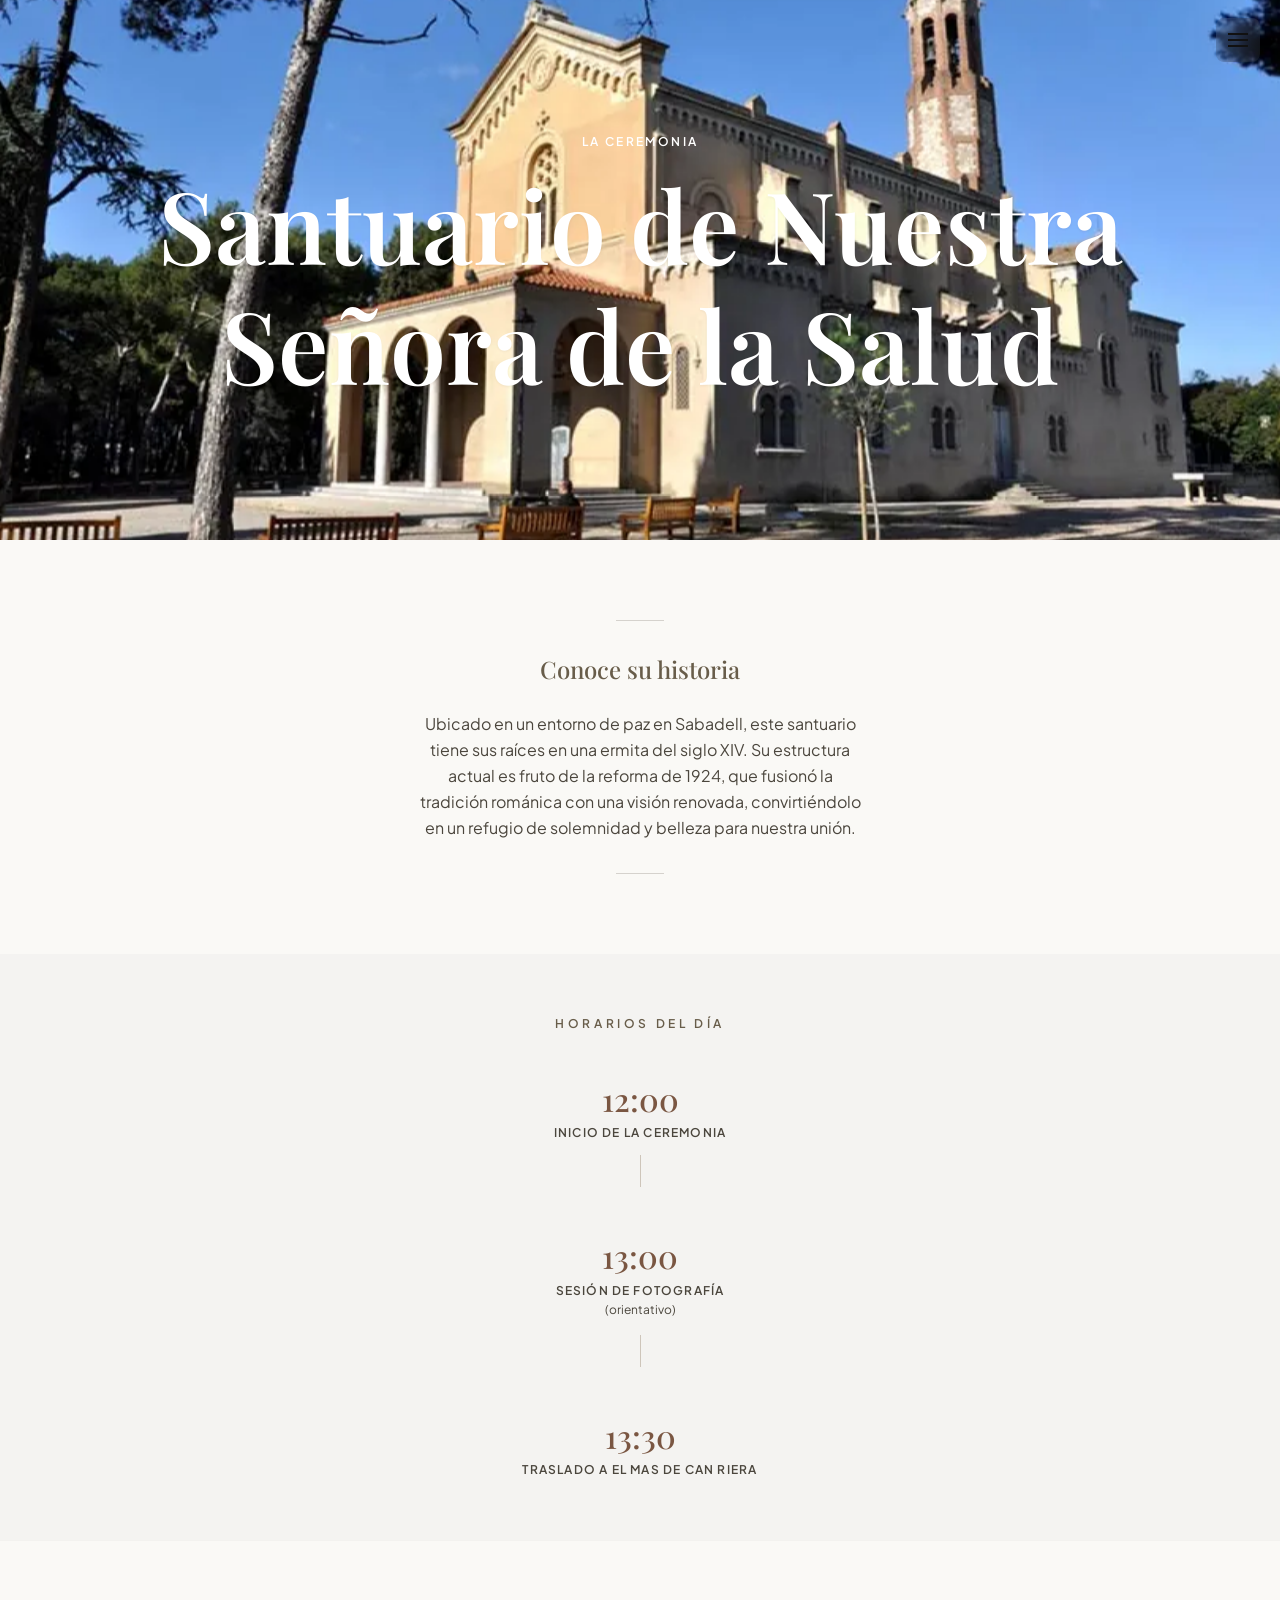
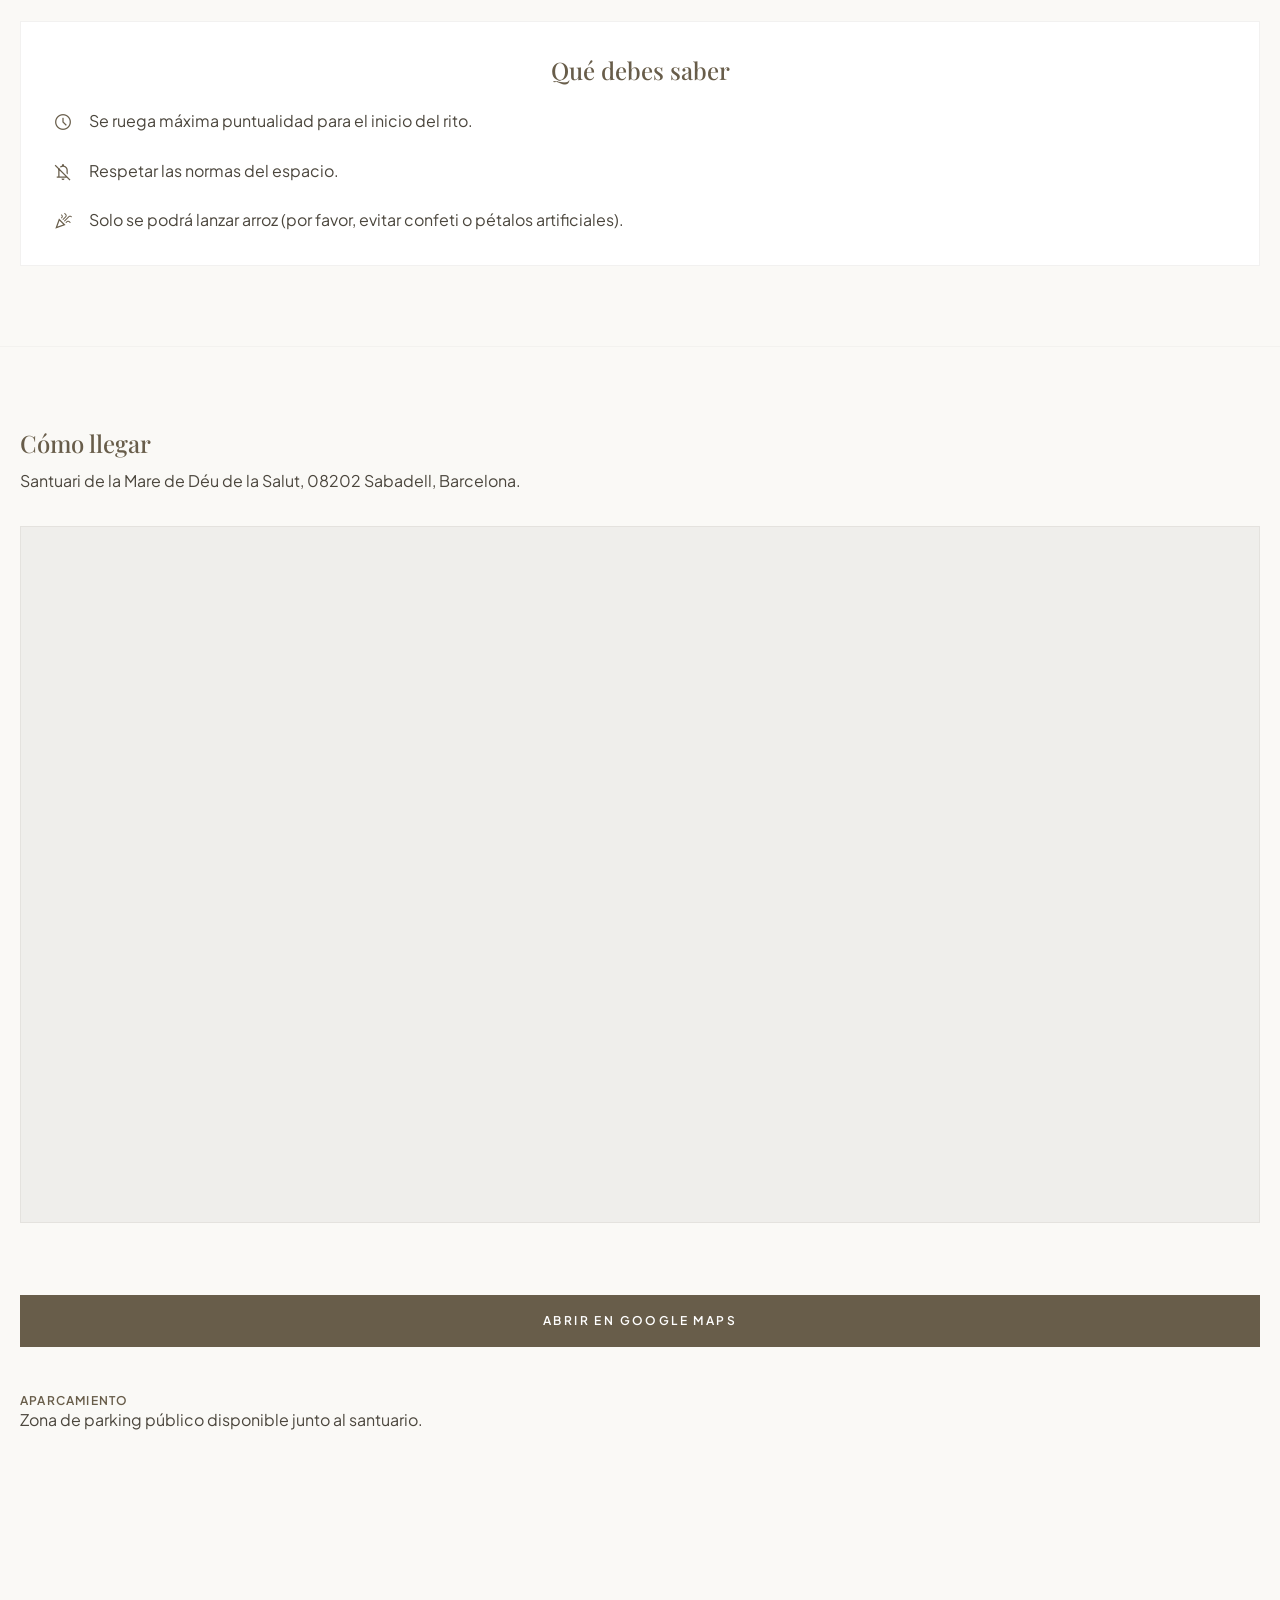
<file: el_santuario.html>
<!DOCTYPE html>
<html class="light" lang="es" style="">

<head>
    <meta charset="utf-8">
    <meta content="width=device-width, initial-scale=1.0" name="viewport">
    <title>Santuario de Nuestra Señora de la Salud | Elena &amp; Julián</title>

    <link rel="icon" href="favicon.svg" type="image/svg+xml">
    <link rel="preconnect" href="https://fonts.googleapis.com">
    <link rel="preconnect" href="https://fonts.gstatic.com" crossorigin>
    <link rel="preload" href="img/santuario.webp" as="image" fetchpriority="high">
    <!-- Google Fonts -->
    <link
        href="https://fonts.googleapis.com/css2?family=Playfair+Display:wght@400;500;600;700&amp;family=Plus+Jakarta+Sans:wght@400;500;600&amp;display=swap"
        rel="stylesheet">
    <!-- Material Symbols -->
    <link
        href="https://fonts.googleapis.com/css2?family=Material+Symbols+Outlined:opsz,wght,FILL,GRAD@24,300,0,0&amp;icon_names=celebration,child_care,download,gavel,key,local_parking,north_east,notifications_off,restaurant,schedule&amp;display=block"
        rel="stylesheet">

    <link rel="stylesheet" href="styles.css?v=2">
    <!-- Compiled Tailwind; must load last to keep utility precedence -->
    <link rel="stylesheet" href="output.css?v=2">
</head>

<body
    class="bg-background text-on-background font-body-md selection:bg-primary-container selection:text-on-primary-container">
    <!-- TopAppBar -->
    <header>
        <!-- Burger menu button -->
        <button id="burgerBtn" class="burger-btn backdrop-blur-md" aria-label="Abrir menú">
            <span class="burger-lines" aria-hidden="true"></span>
        </button>

        <!-- Menu overlay -->
        <nav id="menuOverlay" class="menu-overlay" aria-hidden="true">
            <div class="menu-title">Menu</div>
            <a href="./index.html" class="menu-link">Página Principal</a>
            <a href="./el_tinglao.html" class="menu-link">La finca</a>
            <a href="index.html#ayudanos" class="menu-link">Ayúdanos</a>
            <div style="flex:0.7"></div>
            <a class="rsvp-button text-center"
                href="https://docs.google.com/forms/d/e/1FAIpQLSeZTTmGRO34Bv7KVdvUvc6ruxV9Gdx783hJRUxXhj8PGx8yFQ/viewform"
                target="_blank" rel="noopener noreferrer">Formulario de asistencia</a>
        </nav>
    </header>
    <main class="pb-24">
        <!-- Hero Section -->

        <section class="relative h-[60vh] flex items-center justify-center overflow-hidden">
            <!-- Background Image -->
            <div class="absolute inset-0 z-0">
                <div class="w-full h-full bg-cover bg-center scrolling-bg"
                    data-alt="High-resolution, professional architectural photography of Mas de Can Riera. Enhance the colors, lighting, and detail of the original building. The sky should be a clear, soft blue, and the stone textures of the farmhouse should be sharp and warm. Maintain the exact same perspective and structure of the building as in the reference image, but with a more polished, high-end wedding venue aesthetic. No people, no blur."
                    style="background-image: url('img/santuario.webp');">
                </div>

            </div>
            <div class="relative z-10 text-center px-margin-mobile p-6 rounded-md">
                <span class="font-label-caps text-label-caps text-white mb-4 block tracking-[0.2em] uppercase">LA
                    CEREMONIA</span>
                <h1
                    class="font-display-lg-mobile text-display-lg-mobile text-white text-on-primary-fixed drop-shadow-sm">
                    Santuario de Nuestra Señora de la
                    Salud</h1>
            </div>
        </section>
        <!-- Conoce Section -->
        <section class="px-margin-mobile py-20 bg-surface">
            <div class="max-w-md mx-auto text-center transition-all duration-1000 opacity-100 translate-y-0">
                <div class="w-12 h-px bg-outline/30 mx-auto mb-8"></div>
                <h3 class="font-headline-sm text-headline-sm text-primary mb-6">Conoce su historia</h3>
                <p class="font-body-md text-body-md text-on-surface-variant leading-relaxed">
                    Ubicado en un entorno de paz en Sabadell, este santuario tiene sus raíces en una ermita del siglo
                    XIV. Su estructura actual es fruto de la reforma de 1924, que fusionó la tradición románica con una
                    visión renovada, convirtiéndolo en un refugio de solemnidad y belleza para nuestra unión.
                </p>
                <div class="w-12 h-px bg-outline/30 mx-auto mt-8"></div>
            </div>
        </section>
        <!-- Horarios Section -->
        <section class="px-margin-mobile py-16 bg-surface-container-low">
            <h3 class="font-label-caps text-label-caps text-primary text-center mb-12 tracking-[0.3em]">HORARIOS DEL DÍA
            </h3>
            <div class="space-y-12 transition-all duration-1000 opacity-100 translate-y-0">
                <div class="flex flex-col items-center text-center">
                    <span class="font-headline-md text-headline-md text-secondary">12:00</span>
                    <span class="font-label-caps text-label-caps text-on-surface-variant mt-2">INICIO DE LA
                        CEREMONIA</span>
                    <div class="h-8 w-px bg-outline-variant mt-4"></div>
                </div>
                <div class="flex flex-col items-center text-center">
                    <span class="font-headline-md text-headline-md text-secondary">13:00</span>
                    <span class="font-label-caps text-label-caps text-on-surface-variant mt-2">SESIÓN DE
                        FOTOGRAFÍA</span>
                    <small class="block text-[12px] text-on-surface-variant mt-1">(orientativo)</small>
                    <div class="h-8 w-px bg-outline-variant mt-4"></div>
                </div>
                <div class="flex flex-col items-center text-center">
                    <span class="font-headline-md text-headline-md text-secondary">13:30</span>
                    <span class="font-label-caps text-label-caps text-on-surface-variant mt-2">TRASLADO A EL MAS DE CAN
                        RIERA</span>
                </div>
            </div>
        </section>
        <!-- Qué debes saber Section -->
        <section class="px-margin-mobile py-20 border-y border-outline/5">
            <div
                class="bg-surface-container-lowest p-8 border border-outline/10 transition-all duration-1000 opacity-100 translate-y-0">
                <h3 class="font-headline-sm text-headline-sm text-primary mb-5 text-center">Qué debes saber</h3>
                <ul class="space-y-6">
                    <li class="flex items-start gap-4">
                        <span class="material-symbols-outlined text-primary text-[20px] mt-1">schedule</span>
                        <p class="font-body-md text-body-md text-on-surface-variant">Se ruega máxima puntualidad para el
                            inicio del rito.</p>
                    </li>
                    <li class="flex items-start gap-4">
                        <span class="material-symbols-outlined text-primary text-[20px] mt-1">notifications_off</span>
                        <p class="font-body-md text-body-md text-on-surface-variant">Respetar las normas del espacio.
                        </p>
                    </li>
                    <li class="flex items-start gap-4">
                        <span class="material-symbols-outlined text-primary text-[20px] mt-1">celebration</span>
                        <p class="font-body-md text-body-md text-on-surface-variant">Solo se podrá lanzar arroz (por
                            favor, evitar confeti o pétalos artificiales).</p>
                    </li>
                </ul>
            </div>
        </section>
        <!-- Cómo llegar Section -->
        <section class="px-margin-mobile py-20 bg-surface">
            <h3 class="font-headline-sm text-headline-sm text-primary mb-2">Cómo llegar</h3>
            <p class="font-body-md text-body-md text-on-surface-variant mb-8">Santuari de la Mare de Déu de la Salut,
                08202 Sabadell, Barcelona.</p>
            <!-- Map Placeholder -->
            <div
                class="aspect-video w-full bg-surface-container mb-8 overflow-hidden border border-outline/10 group relative transition-all duration-1000 opacity-100 translate-y-0">
                <iframe src="https://www.google.com/maps?q=41.5628931,2.123265&z=17&output=embed" width="100%"
                    height="100%" style="border:0;" allowfullscreen="" loading="lazy"
                    referrerpolicy="no-referrer-when-downgrade"></iframe>
            </div>
            <div class="grid grid-cols-1 gap-8 mb-10 transition-all duration-1000 opacity-100 translate-y-0">
            </div>
            <a class="block w-full text-center bg-primary text-on-primary font-label-caps text-label-caps py-5 px-8 tracking-[0.2em] hover:bg-primary/90 active:scale-[0.98] transition-all"
                href="https://www.google.com/maps/place/Santuario+de+Nuestra+Se%C3%B1ora+de+la+Salud/@41.5628979,2.1229366,106m/data=!3m1!1e3!4m6!3m5!1s0x12a4951ae37d6b03:0x21e0e1c3040549a!8m2!3d41.5628931!4d2.123265!16s%2Fg%2F1hb_g5wl1?entry=ttu&g_ep=EgoyMDI2MDYxMy4wIKXMDSoASAFQAw%3D%3D"
                target="_blank" rel="noopener noreferrer">
                ABRIR EN GOOGLE MAPS
            </a>


            <div>
                <h4 class="font-label-caps text-label-caps text-primary mt-12">APARCAMIENTO</h4>
                <p class="font-body-md text-body-md text-on-surface-variant">Zona de parking público disponible
                    junto al santuario.</p>
            </div>
        </section>
        <!-- Footer -->

    </main>
    <!-- BottomNavBar -->

    <script src="scripts.js?v=2" defer></script>


</body>

</html>
</file>
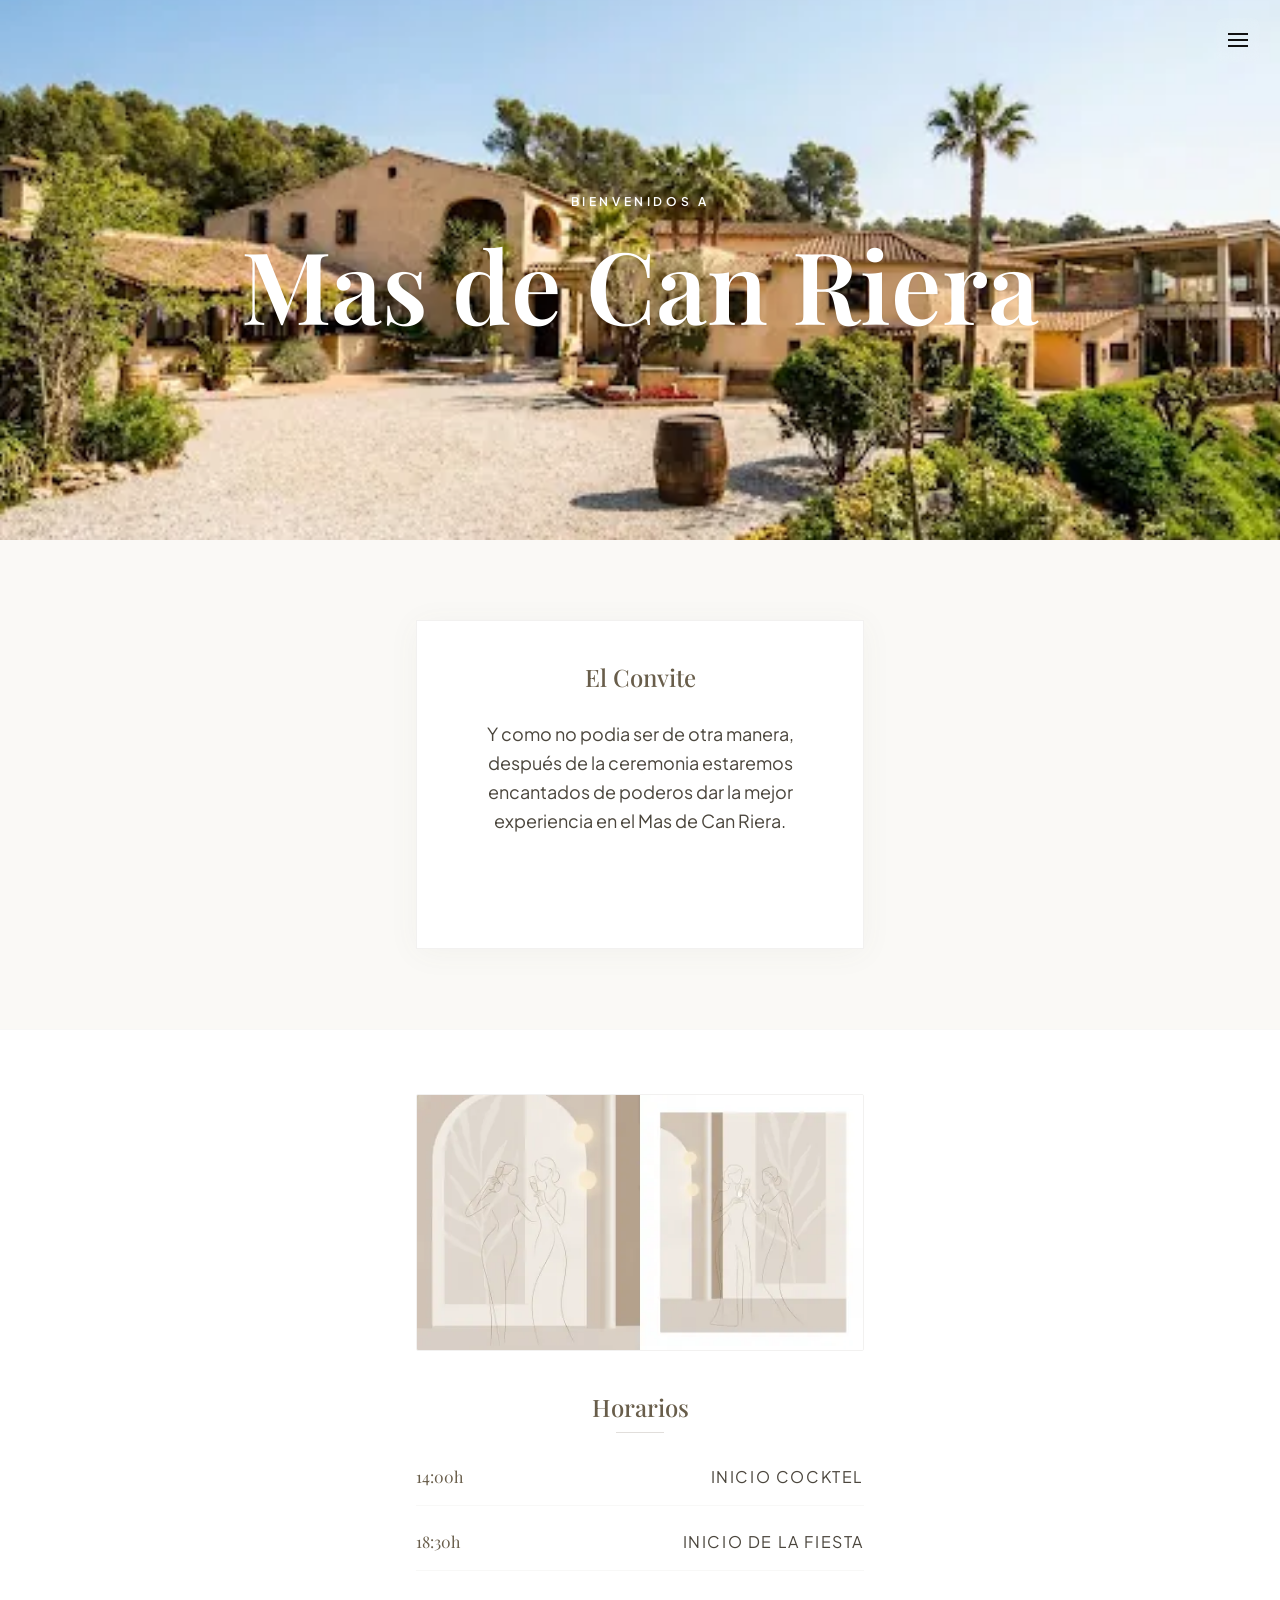
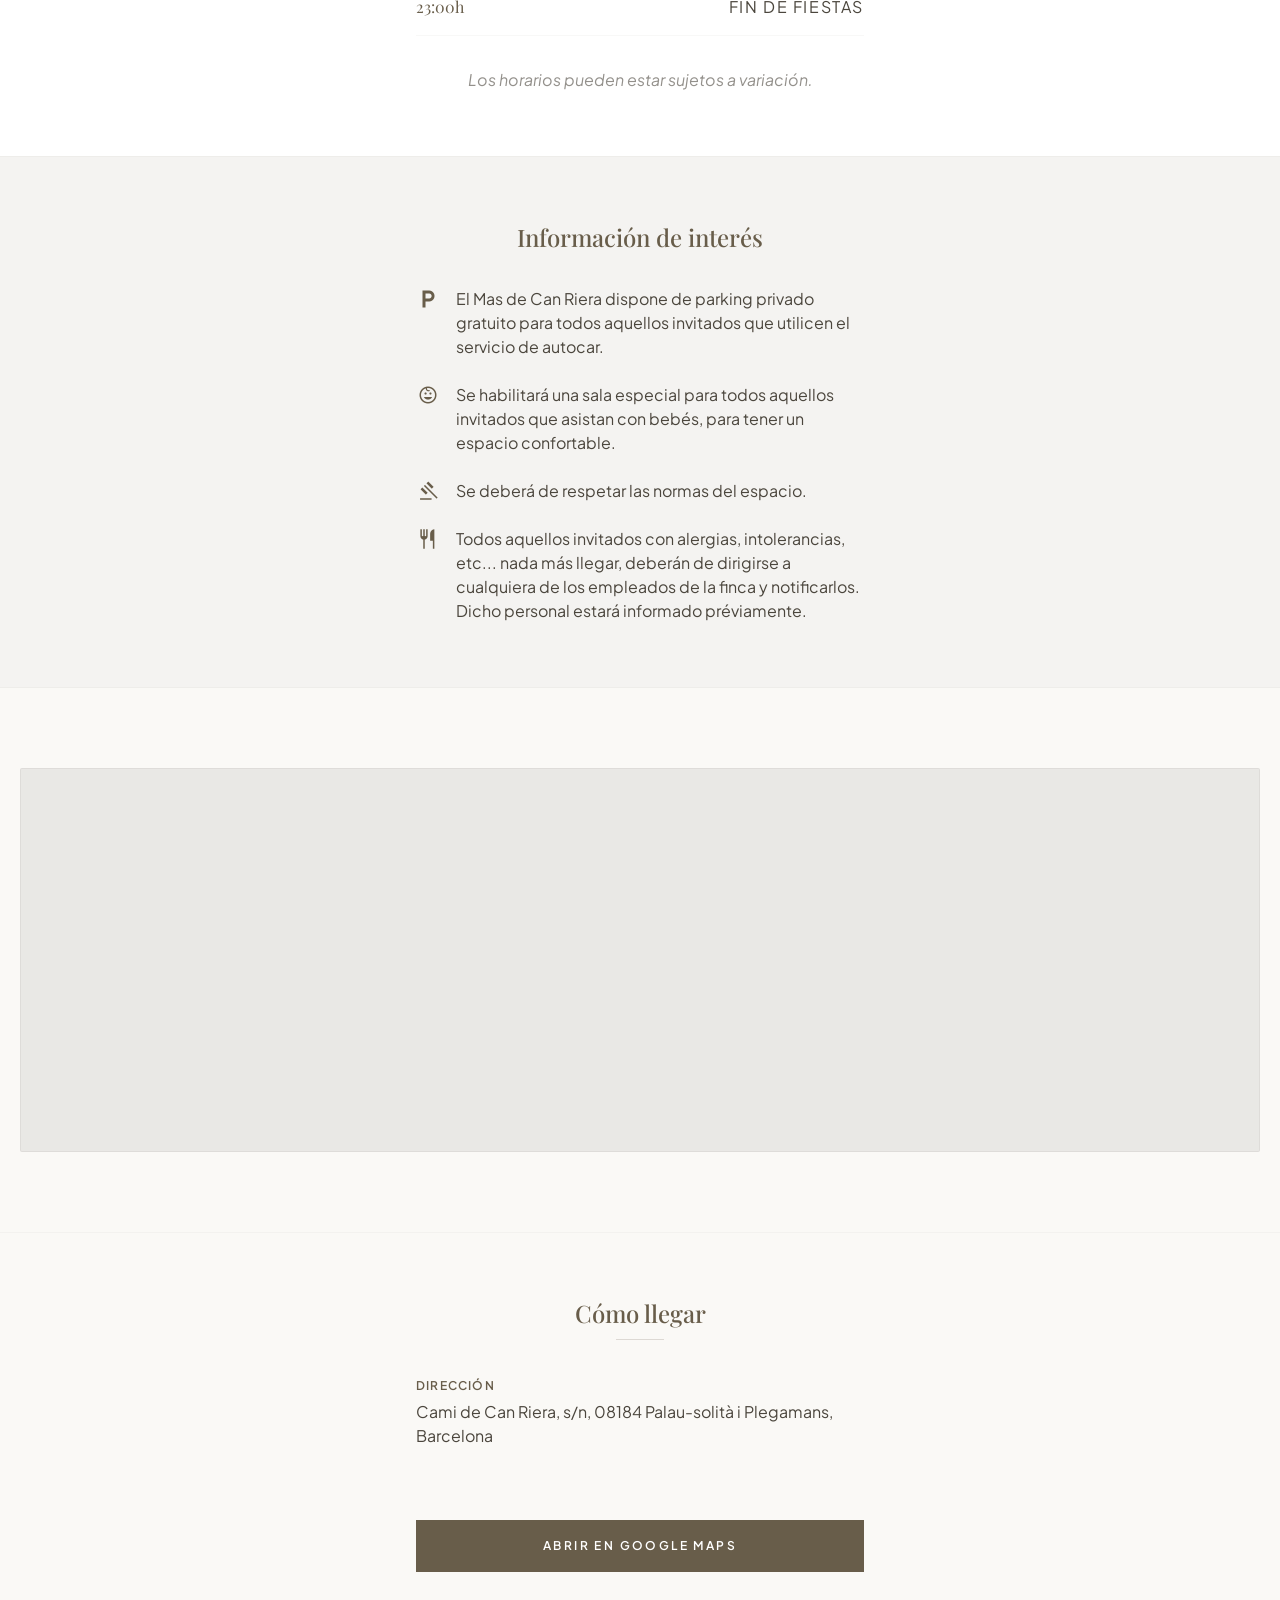
<file: el_tinglao.html>
<!doctype html>
<html class="light" lang="es" style="">
  <head>
    <meta charset="utf-8" />
    <meta content="width=device-width, initial-scale=1.0" name="viewport" />
    <title>La Finca - Laura &amp; Raúl</title>

    <link rel="icon" href="favicon.svg" type="image/svg+xml" />
    <link rel="preconnect" href="https://fonts.googleapis.com" />
    <link rel="preconnect" href="https://fonts.gstatic.com" crossorigin />
    <link rel="preload" href="img/finca.webp" as="image" fetchpriority="high" />
    <!-- Google Fonts -->
    <link
      href="https://fonts.googleapis.com/css2?family=Playfair+Display:wght@400;500;600;700&amp;family=Plus+Jakarta+Sans:wght@400;500;600&amp;display=swap"
      rel="stylesheet"
    />
    <!-- Material Symbols -->
    <link
      href="https://fonts.googleapis.com/css2?family=Material+Symbols+Outlined:opsz,wght,FILL,GRAD@24,300,0,0&amp;icon_names=celebration,child_care,download,gavel,key,local_parking,north_east,notifications_off,restaurant,schedule&amp;display=block"
      rel="stylesheet"
    />

    <link rel="stylesheet" href="styles.css?v=2" />
    <!-- Compiled Tailwind; must load last to keep utility precedence -->
    <link rel="stylesheet" href="output.css?v=2" />
  </head>

  <body class="bg-background text-on-surface font-body-md antialiased">
    <!-- 1. TopAppBar (Shared Component Logic) -->
    <header>
      <!-- Burger menu button -->
      <button
        id="burgerBtn"
        class="burger-btn backdrop-blur-md"
        aria-label="Abrir menú"
      >
        <span class="burger-lines" aria-hidden="true"></span>
      </button>

      <!-- Menu overlay -->
      <nav id="menuOverlay" class="menu-overlay" aria-hidden="true">
        <div class="menu-title">Menu</div>
        <a href="index.html" class="menu-link">Página Principal</a>
        <a href="el_santuario.html" class="menu-link">El Santuario</a>
        <a href="index.html#ayudanos" class="menu-link">Ayúdanos</a>
        <div style="flex: 0.7"></div>
        <a
          class="rsvp-button text-center"
          href="https://docs.google.com/forms/d/e/1FAIpQLSeZTTmGRO34Bv7KVdvUvc6ruxV9Gdx783hJRUxXhj8PGx8yFQ/viewform"
          target="_blank"
          rel="noopener noreferrer"
          >Formulario de asistencia</a
        >
      </nav>
    </header>

    <main class="pb-24">
      <!-- 2. Hero Section -->
      <section
        class="relative h-[60vh] flex items-center justify-center overflow-hidden"
      >
        <!-- Background Image -->
        <div class="absolute inset-0 z-0">
          <div
            class="w-full h-full bg-cover bg-center scrolling-bg"
            data-alt="High-resolution, professional architectural photography of Mas de Can Riera. Enhance the colors, lighting, and detail of the original building. The sky should be a clear, soft blue, and the stone textures of the farmhouse should be sharp and warm. Maintain the exact same perspective and structure of the building as in the reference image, but with a more polished, high-end wedding venue aesthetic. No people, no blur."
            style="background-image: url('img/finca.webp')"
          ></div>
        </div>
        <div class="relative z-10 text-center px-margin-mobile p-6 rounded-md">
          <span
            class="font-label-caps text-label-caps text-white mb-4 block tracking-[0.3em] uppercase"
            >Bienvenidos a</span
          >
          <h1
            class="font-display-lg-mobile text-display-lg-mobile text-white text-on-primary-fixed drop-shadow-sm"
          >
            Mas de Can Riera
          </h1>
        </div>
      </section>
      <!-- 3. Sección "El Convite" -->
      <section
        class="py-20 px-margin-mobile bg-background flex flex-col items-center text-center"
      >
        <div
          class="w-full max-w-md border border-outline/10 p-10 bg-surface-container-lowest editorial-shadow"
        >
          <h2 class="font-headline-sm text-headline-sm text-primary mb-6">
            El Convite
          </h2>
          <p
            class="font-body-lg text-body-lg text-on-surface-variant mb-8 leading-relaxed"
          >
            Y como no podia ser de otra manera, después de la ceremonia
            estaremos encantados de poderos dar la mejor experiencia en el Mas
            de Can Riera.
          </p>
          <div class="flex flex-col items-center gap-2 mb-10"></div>
        </div>
      </section>
      <section
        class="py-16 px-margin-mobile bg-surface-container-lowest border-t border-outline/5"
      >
        <div class="max-w-md mx-auto">
          <div
            class="mb-10 overflow-hidden rounded-sm border border-outline/10"
          >
            <img
              src="img/celebracion.webp"
              alt="Ilustración de celebración"
              width="512"
              height="293"
              loading="lazy"
              decoding="async"
              class="w-full h-auto object-cover"
            />
          </div>
          <div class="text-center mb-8">
            <h2 class="font-headline-sm text-headline-sm text-primary mb-2">
              Horarios
            </h2>
            <div class="w-12 h-px bg-primary/20 mx-auto"></div>
          </div>
          <div class="flex flex-col gap-6">
            <div
              class="flex items-center justify-between border-b border-outline/5 pb-4"
            >
              <span class="font-headline-sm text-primary">14:00h</span>
              <span
                class="font-body-lg text-on-surface-variant uppercase tracking-widest"
                >Inicio cocktel</span
              >
            </div>
            <div
              class="flex items-center justify-between border-b border-outline/5 pb-4"
            >
              <span class="font-headline-sm text-primary">18:30h</span>
              <span
                class="font-body-lg text-on-surface-variant uppercase tracking-widest text-right"
                >Inicio de la fiesta</span
              >
            </div>
            <div
              class="flex items-center justify-between border-b border-outline/5 pb-4"
            >
              <span class="font-headline-sm text-primary">23:00h</span>
              <span
                class="font-body-lg text-on-surface-variant uppercase tracking-widest"
                >Fin de fiestas</span
              >
            </div>
          </div>
          <p
            class="mt-8 text-center font-body-md text-on-surface-variant/60 italic"
          >
            Los horarios pueden estar sujetos a variación.
          </p>
        </div>
      </section>
      <!-- 4. Sección de Información Práctica -->
      <section
        class="py-16 px-margin-mobile bg-surface-container-low border-t border-b border-outline/5"
      >
        <div class="max-w-md mx-auto">
          <h2
            class="font-headline-sm text-headline-sm text-primary mb-8 text-center"
          >
            Información de interés
          </h2>
          <ul class="flex flex-col gap-6">
            <li class="flex gap-4">
              <span class="material-symbols-outlined text-primary shrink-0"
                >local_parking</span
              >
              <p class="font-body-md text-on-surface-variant">
                El Mas de Can Riera dispone de parking privado gratuito para
                todos aquellos invitados que utilicen el servicio de autocar.
              </p>
            </li>
            <li class="flex gap-4">
              <span class="material-symbols-outlined text-primary shrink-0"
                >child_care</span
              >
              <p class="font-body-md text-on-surface-variant">
                Se habilitará una sala especial para todos aquellos invitados
                que asistan con bebés, para tener un espacio confortable.
              </p>
            </li>
            <li class="flex gap-4">
              <span class="material-symbols-outlined text-primary shrink-0"
                >gavel</span
              >
              <p class="font-body-md text-on-surface-variant">
                Se deberá de respetar las normas del espacio.
              </p>
            </li>
            <li class="flex gap-4">
              <span class="material-symbols-outlined text-primary shrink-0"
                >restaurant</span
              >
              <p class="font-body-md text-on-surface-variant">
                Todos aquellos invitados con alergias, intolerancias, etc...
                nada más llegar, deberán de dirigirse a cualquiera de los
                empleados de la finca y notificarlos. Dicho personal estará
                informado préviamente.
              </p>
            </li>
          </ul>
        </div>
      </section>
      <!-- Asymmetric Detail (Editorial style) -->
      <section
        class="py-20 grid grid-cols-4 gap-4 px-margin-mobile overflow-hidden"
      >
        <div
          class="col-span-4 h-96 bg-surface-container-high rounded-sm overflow-hidden border border-outline/10"
        >
          <div class="w-full h-full">
            <iframe
              src="https://www.google.com/maps?q=41.5797781,2.127831&z=15&output=embed"
              width="100%"
              height="100%"
              style="border: 0"
              allowfullscreen=""
              loading="lazy"
              referrerpolicy="no-referrer-when-downgrade"
            ></iframe>
          </div>
        </div>
      </section>
      <section
        class="py-16 px-margin-mobile bg-background border-t border-outline/5"
      >
        <div class="max-w-md mx-auto">
          <div class="text-center mb-10">
            <h2 class="font-headline-sm text-headline-sm text-primary mb-2">
              Cómo llegar
            </h2>
            <div class="w-12 h-px bg-primary/20 mx-auto"></div>
          </div>

          <div class="mb-8">
            <h3
              class="font-label-caps text-label-caps text-primary mb-2 uppercase tracking-widest"
            >
              Dirección
            </h3>
            <p class="font-body-md text-on-surface-variant">
              Cami de Can Riera, s/n, 08184 Palau-solità i Plegamans, Barcelona
            </p>
          </div>

          <div
            class="grid grid-cols-1 gap-8 mb-10 transition-all duration-1000 opacity-100 translate-y-0"
          ></div>
          <a
            class="block w-full text-center bg-primary text-on-primary font-label-caps text-label-caps py-5 px-8 tracking-[0.2em] hover:bg-primary/90 active:scale-[0.98] transition-all"
            href="https://www.google.com/maps/search/?api=1&amp;query=Mas+de+Can+Riera+Palau-solità+i+Plegamans"
            target="_blank"
            rel="noopener noreferrer"
          >
            ABRIR EN GOOGLE MAPS
          </a>
        </div>
      </section>
    </main>
    <!-- 5. Bottom Navigation (Active: "La Finca") -->

    <!-- Footer (Shared Component Logic) -->
    <script src="scripts.js?v=2" defer></script>
  </body>
</html>
</file>
<file: styles.css>
/* Fuentes personalizadas */
@font-face {
    font-family: 'Tan Giok';
    src: url('fonts/Tan-Giok.woff2') format('woff2');
}

@font-face {
    font-family: 'Cy Grotesk Key';
    src: url('fonts/Cy-Grotesk-Key.woff2') format('woff2');
}

/* ANIMACIONES */

/* Entrada desde la izquierda para los nombres */
@keyframes slideInLeft {
    0% {
        opacity: 0;
        transform: translateX(-50px);
    }

    100% {
        opacity: 1;
        transform: translateX(0);
    }
}

/* Aparición suave (fade in) */
@keyframes fadeIn {
    0% {
        opacity: 0;
        transform: translateY(10px);
    }

    100% {
        opacity: 1;
        transform: translateY(0);
    }
}

/* Utility fade-in with configurable delays */
.fade-in {
    opacity: 0;
    animation: fadeIn 1s ease-out forwards;
}

.delay-2s {
    animation-delay: 2s;
}

.delay-26s {
    animation-delay: 2.6s;
}

h1 {
    font-family: 'Tan Giok', serif;
    font-size: 100px !important;
    line-height: 1;
    /* Aplicamos la animación: duración 1.5s, suave */
    animation: slideInLeft 1.5s ease-out forwards;
}

.fecha-boda {
    font-family: 'Cy Grotesk Key', sans-serif;
    font-size: 18px !important;
    letter-spacing: 0.2em;
    opacity: 0;
    /* Empieza invisible */
    /* Animación: dura 1s, empieza tras 1.2s de espera */
    animation: fadeIn 1s ease-out 1.2s forwards;
}

.contador-boda {
    font-family: 'Cy Grotesk Key', sans-serif;
    opacity: 0;
    /* Empieza invisible */
    /* Animación: aparece un poco después de la fecha (1.6s) */
    animation: fadeIn 1s ease-out 1.6s forwards;
}

/* Celebración cuando el contador llega a cero */
.celebracion-boda {
    display: flex;
    flex-direction: column;
    align-items: center;
    gap: 8px;
    animation: celebracionPop 1.2s cubic-bezier(.2, .9, .3, 1.2) both;
}

.celebracion-titulo {
    font-family: 'Playfair Display', serif;
    font-weight: 500;
    font-size: clamp(30px, 6vw, 44px);
    line-height: 1.1;
    letter-spacing: 0.02em;
    text-shadow: 0 2px 18px rgba(0, 0, 0, 0.35);
    animation: celebracionBrillo 2.4s ease-in-out 1.2s infinite;
}

.celebracion-sub {
    font-family: 'Cy Grotesk Key', sans-serif;
    font-size: 11px;
    line-height: 1.4;
    letter-spacing: 0.2em;
    text-transform: uppercase;
    opacity: 0.9;
}

@media (min-width: 768px) {
    .celebracion-sub {
        font-size: 13px;
    }
}

@keyframes celebracionPop {
    0% {
        opacity: 0;
        transform: scale(0.6);
    }

    60% {
        opacity: 1;
        transform: scale(1.06);
    }

    100% {
        opacity: 1;
        transform: scale(1);
    }
}

@keyframes celebracionBrillo {
    0%, 100% {
        text-shadow: 0 2px 18px rgba(0, 0, 0, 0.35);
    }

    50% {
        text-shadow: 0 0 28px rgba(247, 231, 206, 0.95), 0 2px 18px rgba(0, 0, 0, 0.35);
    }
}

.confeti-canvas {
    position: fixed;
    inset: 0;
    width: 100%;
    height: 100%;
    pointer-events: none;
    z-index: 10002;
}

.texto-proximamente {
    font-family: 'Cy Grotesk Key', sans-serif;
    opacity: 0;
    /* Empieza invisible */
    /* Animación: es lo último en aparecer (2.5s de espera) */
    animation: fadeIn 1.5s ease-out 2.5s forwards;
}

/* Ajuste para móviles: si el texto es muy grande, baja el tamaño automáticamente */
@media (max-width: 768px) {
    h1 {
        font-size: 60px !important;
    }
}

/* Movimiento leve de la imagen de fondo hacia arriba */
@keyframes panUp {
    0% {
        transform: scale(1.05) translateY(2%);
    }

    100% {
        transform: scale(1.05) translateY(-2%);
    }
}

.bg-animate {
    /* Movimiento de abajo hacia arriba durante unos segundos */
    animation: panUp 6s ease-out forwards;
}

/* Fondo hero: placeholder difuminado inline mientras carga la imagen real (<picture>) */
.hero-bg {
    background-color: #c9b23a;
    background-image: url('[data-uri]');
}

/* RSVP area styles */
.rsvp-area {
    display: flex;
    flex-direction: column;
    align-items: center;
    gap: 12px;
    transform: translateY(-20px);
}
@media (min-width: 768px) {
    .rsvp-area { transform: translateY(-36px); }
}

.rsvp-text {
    color: #ffffff;
    font-family: 'Cy Grotesk Key', sans-serif;
    letter-spacing: 0.25em;
    text-transform: uppercase;
    font-size: 12px;
}

/* Blinking arrow */
.blink-arrow {
    margin-top: 6px;
    width: 34px;
    height: 34px;
    display: inline-flex;
    align-items: center;
    justify-content: center;
    color: #ffffff;
    font-size: 28px;
    line-height: 1;
    /* smoother, slower blink */
    animation: blink 1.6s ease-in-out infinite;
    /* faux-3D effect */
    transform-style: preserve-3d;
    text-shadow: 0 6px 12px rgba(0, 0, 0, 0.25), 0 1px 0 rgba(255, 255, 255, 0.03);
}

@keyframes blink {
    0% {
        opacity: 0;
        transform: translateY(-6px) rotateX(18deg) scale(0.98);
    }

    40% {
        opacity: 1;
        transform: translateY(0) rotateX(0deg) scale(1);
    }

    70% {
        opacity: 0.9;
        transform: translateY(-2px) rotateX(6deg) scale(0.995);
    }

    100% {
        opacity: 0;
        transform: translateY(-6px) rotateX(18deg) scale(0.98);
    }
}

/* RSVP button */
.rsvp-button {
    background: linear-gradient(90deg, #6b5b3b 0%, #947c59 100%);
    color: #fff;
    padding: 10px 18px;
    border-radius: 999px;
    font-weight: 600;
    text-transform: uppercase;
    letter-spacing: 0.08em;
    box-shadow: 0 6px 18px rgba(104, 93, 74, 0.18);
    transition: transform 0.12s ease, box-shadow 0.12s ease;
}

.rsvp-button:hover {
    transform: translateY(-3px);
    box-shadow: 0 10px 26px rgba(104, 93, 74, 0.24);
}

.rsvp-button:active {
    transform: translateY(-1px) scale(0.995);
}

/* "Más detalles" prompt */
.more-details {
    display: inline-flex;
    gap: 8px;
    align-items: center;
    background: rgba(255, 255, 255, 0.06);
    padding: 8px 12px;
    border-radius: 999px;
    color: #fff;
    font-size: 13px;
    cursor: pointer;
    transition: transform 0.14s ease, background 0.14s ease;
}

.more-details:hover {
    transform: translateY(-4px);
    background: rgba(255, 255, 255, 0.09);
}

.more-details .md-arrow {
    display: inline-block;
    transform: translateY(0);
    transition: transform 0.3s ease;
}

.more-details:hover .md-arrow {
    transform: translateY(4px);
}

/* Wedding loader styles */
.wedding-loader {
    position: fixed;
    inset: 0;
    display: flex;
    align-items: center;
    justify-content: center;
    background: linear-gradient(180deg, rgba(240, 234, 224, 0.95), rgba(255, 255, 255, 0.9));
    z-index: 9999;
}

.wedding-loader__content {
    text-align: center;
}

.wedding-loader__heart {
    width: 96px;
    height: 88px;
    margin: 0 auto 18px;
    position: relative;
    transform: rotate(-45deg) scale(1);
}

.wedding-loader__heart .heart-left,
.wedding-loader__heart .heart-right {
    width: 56px;
    height: 56px;
    background: linear-gradient(180deg, #f7e7ce, #d3c5ad);
    border-radius: 50%;
    position: absolute;
    top: 0;
    box-shadow: 0 8px 24px rgba(102, 85, 64, 0.08) inset;
}

.wedding-loader__heart .heart-left {
    left: 0;
}

.wedding-loader__heart .heart-right {
    right: 0;
}

.wedding-loader__heart::after {
    content: "";
    position: absolute;
    left: 12px;
    top: 28px;
    width: 72px;
    height: 56px;
    background: linear-gradient(180deg, #f7e7ce, #d3c5ad);
    border-radius: 10px;
}

/* Heart beat */
.wedding-loader__heart {
    animation: heart-beat 1.2s cubic-bezier(.34,.07,.43,1.01) infinite;
    transform-origin: center;
}

.wedding-loader__title {
    font-family: 'Playfair Display', serif;
    font-size: 22px;
    letter-spacing: 0.08em;
    color: #4d6453;
    margin: 0;
}

.wedding-loader__subtitle {
    margin-top: 6px;
    color: #6b5b4a;
    font-size: 14px;
    opacity: 0.9
}

@keyframes heart-beat {
    0% { transform: rotate(-45deg) scale(1); }
    14% { transform: rotate(-45deg) scale(1.18); }
    28% { transform: rotate(-45deg) scale(0.98); }
    42% { transform: rotate(-45deg) scale(1.08); }
    70% { transform: rotate(-45deg) scale(0.995); }
    100% { transform: rotate(-45deg) scale(1); }
}

/* Slight individual scaling for the two halves to add organic feel */
.wedding-loader__heart .heart-left,
.wedding-loader__heart .heart-right,
.wedding-loader__heart::after {
    transform-origin: center;
    animation: heart-piece 1.2s cubic-bezier(.34,.07,.43,1.01) infinite;
}

@keyframes heart-piece {
    0% { transform: scale(1); }
    14% { transform: scale(1.06); }
    28% { transform: scale(0.99); }
    42% { transform: scale(1.03); }
    100% { transform: scale(1); }
}

/* Slightly lift hero content for better visual balance */
.hero-content-up {
    transform: translateY(-6vh);
}

.hero-form-content-up {
    transform: translateY(-18vh);
}

/* Lift the 'Más detalles' prompt a bit for better spacing */
.more-details {
    transform: translateY(-8vh) !important;
    transition: transform 0.18s ease;
}
.more-details:hover { transform: translateY(-9vh) !important; }

html {
    scroll-behavior: smooth;
}

/* Burger menu styles */
.burger-btn {
    position: fixed;
    top: 18px;
    right: 20px;
    z-index: 100;
    width: 44px;
    height: 44px;
    display: inline-flex;
    align-items: center;
    justify-content: center;
    background: rgba(255, 255, 255, 0.06);
    border-radius: 8px;
    cursor: pointer;
}

/* burger lines (default black) */
header {
    position: fixed;
    top: 0;
    left: 0;
    right: 0;
    z-index: 9999;
}

.burger-btn {
    z-index: 10001 !important;
}

.menu-overlay {
    position: fixed;
    top: 0;
    right: 0;
    width: 75vw;
    max-width: 820px;
    height: 100vh;
    background: #f7eede;
    /* solid beige */
    transform: translateX(100%);
    transition: transform 320ms cubic-bezier(.2, .9, .2, 1);
    z-index: 10000 !important;
    display: flex;
    flex-direction: column;
    padding: 48px 28px;
    box-shadow: -12px 0 30px rgba(0, 0, 0, 0.12);
}

.menu-overlay.open {
    transform: translateX(0);
}

/* Backdrop sits under the menu but above content; keep transparent to avoid darkening page */
.menu-backdrop {
    position: fixed;
    inset: 0;
    background: transparent;
    z-index: 9998;
}

/* Ensure scrolling-bg doesn't create a higher stacking context */
.scrolling-bg {
    will-change: transform;
    z-index: 0;
}

/* Disable body scroll when menu open */
body.menu-open {
    overflow: hidden;
}

.burger-lines {
    width: 20px;
    height: 2px;
    background: #111;
    position: relative;
    transition: background 0.18s ease;
}

.burger-lines::before,
.burger-lines::after {
    content: '';
    position: absolute;
    left: 0;
    width: 20px;
    height: 2px;
    background: #111;
    transition: transform 0.28s cubic-bezier(.2, .9, .2, 1), top 0.28s cubic-bezier(.2, .9, .2, 1), opacity 0.18s ease;
}

.burger-lines::before {
    top: -6px;
}

.burger-lines::after {
    top: 6px;
}

/* When button has .open convert to X */
.burger-btn.open .burger-lines {
    background: transparent;
}

.burger-btn.open .burger-lines::before {
    transform: translateY(6px) rotate(45deg);
    top: 0;
}

.burger-btn.open .burger-lines::after {
    transform: translateY(-6px) rotate(-45deg);
    top: 0;
}

.menu-overlay {
    position: fixed;
    top: 0;
    right: 0;
    bottom: 0;
    width: 75vw;
    max-width: 820px;
    height: 100vh;
    background: linear-gradient(180deg, #f7eede, #f2e7d3);
    /* similar to el_tinglao: larger panel */
    box-shadow: -12px 0 30px rgba(0, 0, 0, 0.12);
    transform: translateX(110%);
    transition: transform 0.32s cubic-bezier(.2, .9, .2, 1);
    z-index: 110;
    padding: 48px 28px;
    display: flex;
    flex-direction: column;
    gap: 18px;
}

.menu-overlay.open {
    transform: translateX(0);
}

.menu-overlay a {
    color: #222;
    text-decoration: none;
    padding: 10px 12px;
    border-radius: 8px;
    transition: background 0.12s ease, transform 0.12s ease, color 0.12s ease;
}

.menu-overlay a:hover {
    background: rgba(0, 0, 0, 0.04);
    transform: translateX(6px);
    color: #7a5642;
}

.menu-overlay a:focus {
    outline: none;
    background: rgba(122, 86, 66, 0.12);
    /* subtle brown highlight */
    color: #4b2f1f;
    transform: translateX(6px);
}

.menu-title {
    font-weight: 700;
    margin-bottom: 6px;
}

/* Stitch css */
.material-symbols-outlined {
    font-variation-settings: 'FILL' 0, 'wght' 300, 'GRAD' 0, 'opsz' 24;
}

.minimalist-line-input {
    border: none;
    border-bottom: 1px solid #cec5ba;
    background: transparent;
    padding: 8px 0;
    width: 100%;
}

.minimalist-line-input:focus {
    outline: none;
    border-bottom: 1px solid #685d4a;
    ring: 0;
}

/* El santuario */
.material-symbols-outlined {
    font-variation-settings: 'FILL' 0, 'wght' 300, 'GRAD' 0, 'opsz' 24;
}

.scrolled-header {
    box-shadow: 0 4px 30px rgba(0, 0, 0, 0.03);
}

.line-detail {
    height: 1px;
    background: linear-gradient(to right, transparent, #7d766c33, transparent);
}

.scrolling-bg {
    background-attachment: fixed;
    background-size: cover;
    background-position: center;
    /* match the final state previously applied by JS: slightly scaled and positioned */
    transform: translateY(0) scale(1.05);
    will-change: transform;
}

/* El tinglao */
.material-symbols-outlined {
    font-variation-settings: 'FILL' 0, 'wght' 300, 'GRAD' 0, 'opsz' 24;
    display: inline-block;
    line-height: 1;
}

.editorial-shadow {
    box-shadow: 0 4px 30px rgba(104, 93, 74, 0.05);
}

.scrolling-bg {
    background-attachment: fixed;
    background-size: cover;
    background-position: center;
    /* match the final state previously applied by JS: slightly scaled and positioned */
    transform: translateY(0) scale(1.05);
    will-change: transform;
}

/* Pulse (heartbeat) animation every 2s */
@keyframes pulseBeat {
    0% {
        transform: scale(1);
    }

    25% {
        transform: scale(1.06);
    }

    40% {
        transform: scale(0.98);
    }

    60% {
        transform: scale(1.03);
    }

    100% {
        transform: scale(1);
    }
}

#downloadApp {
    display: inline-block;
    transform-origin: center;
    animation: pulseBeat 2s ease-in-out infinite;
}

/* Backdrop behind menu when open */
.menu-backdrop {
    position: fixed;
    inset: 0;
    background: transparent;
    /* keep transparent like el_tinglao */
    z-index: 105;
}

/* Close X button inside menu */
.close-btn {
    appearance: none;
    -webkit-appearance: none;
    border: none;
    background: transparent;
    color: #222;
    font-size: 20px;
    line-height: 1;
    padding: 6px 8px;
    border-radius: 6px;
    cursor: pointer;
    align-self: flex-start;
    transition: transform 0.16s ease, color 0.12s ease, background 0.12s ease;
}

.close-btn:hover {
    background: rgba(0, 0, 0, 0.04);
    transform: scale(1.02);
}

/* Make burger->X and menu open/close feel slightly staggered */
.menu-overlay,
.burger-lines,
.burger-btn {
    will-change: transform, opacity;
}

/* Disable body scroll when menu open (like el_tinglao) */
body.menu-open {
    overflow: hidden;
}
</file>
<file: output.css>
*,:after,:before{--tw-border-spacing-x:0;--tw-border-spacing-y:0;--tw-translate-x:0;--tw-translate-y:0;--tw-rotate:0;--tw-skew-x:0;--tw-skew-y:0;--tw-scale-x:1;--tw-scale-y:1;--tw-pan-x: ;--tw-pan-y: ;--tw-pinch-zoom: ;--tw-scroll-snap-strictness:proximity;--tw-gradient-from-position: ;--tw-gradient-via-position: ;--tw-gradient-to-position: ;--tw-ordinal: ;--tw-slashed-zero: ;--tw-numeric-figure: ;--tw-numeric-spacing: ;--tw-numeric-fraction: ;--tw-ring-inset: ;--tw-ring-offset-width:0px;--tw-ring-offset-color:#fff;--tw-ring-color:rgba(59,130,246,.5);--tw-ring-offset-shadow:0 0 #0000;--tw-ring-shadow:0 0 #0000;--tw-shadow:0 0 #0000;--tw-shadow-colored:0 0 #0000;--tw-blur: ;--tw-brightness: ;--tw-contrast: ;--tw-grayscale: ;--tw-hue-rotate: ;--tw-invert: ;--tw-saturate: ;--tw-sepia: ;--tw-drop-shadow: ;--tw-backdrop-blur: ;--tw-backdrop-brightness: ;--tw-backdrop-contrast: ;--tw-backdrop-grayscale: ;--tw-backdrop-hue-rotate: ;--tw-backdrop-invert: ;--tw-backdrop-opacity: ;--tw-backdrop-saturate: ;--tw-backdrop-sepia: ;--tw-contain-size: ;--tw-contain-layout: ;--tw-contain-paint: ;--tw-contain-style: }::backdrop{--tw-border-spacing-x:0;--tw-border-spacing-y:0;--tw-translate-x:0;--tw-translate-y:0;--tw-rotate:0;--tw-skew-x:0;--tw-skew-y:0;--tw-scale-x:1;--tw-scale-y:1;--tw-pan-x: ;--tw-pan-y: ;--tw-pinch-zoom: ;--tw-scroll-snap-strictness:proximity;--tw-gradient-from-position: ;--tw-gradient-via-position: ;--tw-gradient-to-position: ;--tw-ordinal: ;--tw-slashed-zero: ;--tw-numeric-figure: ;--tw-numeric-spacing: ;--tw-numeric-fraction: ;--tw-ring-inset: ;--tw-ring-offset-width:0px;--tw-ring-offset-color:#fff;--tw-ring-color:rgba(59,130,246,.5);--tw-ring-offset-shadow:0 0 #0000;--tw-ring-shadow:0 0 #0000;--tw-shadow:0 0 #0000;--tw-shadow-colored:0 0 #0000;--tw-blur: ;--tw-brightness: ;--tw-contrast: ;--tw-grayscale: ;--tw-hue-rotate: ;--tw-invert: ;--tw-saturate: ;--tw-sepia: ;--tw-drop-shadow: ;--tw-backdrop-blur: ;--tw-backdrop-brightness: ;--tw-backdrop-contrast: ;--tw-backdrop-grayscale: ;--tw-backdrop-hue-rotate: ;--tw-backdrop-invert: ;--tw-backdrop-opacity: ;--tw-backdrop-saturate: ;--tw-backdrop-sepia: ;--tw-contain-size: ;--tw-contain-layout: ;--tw-contain-paint: ;--tw-contain-style: }/*! tailwindcss v3.4.19 | MIT License | https://tailwindcss.com*/*,:after,:before{box-sizing:border-box;border:0 solid #e5e7eb}:after,:before{--tw-content:""}:host,html{line-height:1.5;-webkit-text-size-adjust:100%;-moz-tab-size:4;-o-tab-size:4;tab-size:4;font-family:ui-sans-serif,system-ui,sans-serif,Apple Color Emoji,Segoe UI Emoji,Segoe UI Symbol,Noto Color Emoji;font-feature-settings:normal;font-variation-settings:normal;-webkit-tap-highlight-color:transparent}body{margin:0;line-height:inherit}hr{height:0;color:inherit;border-top-width:1px}abbr:where([title]){-webkit-text-decoration:underline dotted;text-decoration:underline dotted}h1,h2,h3,h4,h5,h6{font-size:inherit;font-weight:inherit}a{color:inherit;text-decoration:inherit}b,strong{font-weight:bolder}code,kbd,pre,samp{font-family:ui-monospace,SFMono-Regular,Menlo,Monaco,Consolas,Liberation Mono,Courier New,monospace;font-feature-settings:normal;font-variation-settings:normal;font-size:1em}small{font-size:80%}sub,sup{font-size:75%;line-height:0;position:relative;vertical-align:baseline}sub{bottom:-.25em}sup{top:-.5em}table{text-indent:0;border-color:inherit;border-collapse:collapse}button,input,optgroup,select,textarea{font-family:inherit;font-feature-settings:inherit;font-variation-settings:inherit;font-size:100%;font-weight:inherit;line-height:inherit;letter-spacing:inherit;color:inherit;margin:0;padding:0}button,select{text-transform:none}button,input:where([type=button]),input:where([type=reset]),input:where([type=submit]){-webkit-appearance:button;background-color:transparent;background-image:none}:-moz-focusring{outline:auto}:-moz-ui-invalid{box-shadow:none}progress{vertical-align:baseline}::-webkit-inner-spin-button,::-webkit-outer-spin-button{height:auto}[type=search]{-webkit-appearance:textfield;outline-offset:-2px}::-webkit-search-decoration{-webkit-appearance:none}::-webkit-file-upload-button{-webkit-appearance:button;font:inherit}summary{display:list-item}blockquote,dd,dl,figure,h1,h2,h3,h4,h5,h6,hr,p,pre{margin:0}fieldset{margin:0}fieldset,legend{padding:0}menu,ol,ul{list-style:none;margin:0;padding:0}dialog{padding:0}textarea{resize:vertical}input::-moz-placeholder,textarea::-moz-placeholder{opacity:1;color:#9ca3af}input::placeholder,textarea::placeholder{opacity:1;color:#9ca3af}[role=button],button{cursor:pointer}:disabled{cursor:default}audio,canvas,embed,iframe,img,object,svg,video{display:block;vertical-align:middle}img,video{max-width:100%;height:auto}[hidden]:where(:not([hidden=until-found])){display:none}.absolute{position:absolute}.relative{position:relative}.inset-0{inset:0}.bottom-10{bottom:2.5rem}.bottom-4{bottom:1rem}.left-0{left:0}.z-0{z-index:0}.z-10{z-index:10}.col-span-4{grid-column:span 4/span 4}.mx-auto{margin-left:auto;margin-right:auto}.mx-margin-mobile{margin-left:20px;margin-right:20px}.mb-1{margin-bottom:.25rem}.mb-10{margin-bottom:2.5rem}.mb-12{margin-bottom:3rem}.mb-2{margin-bottom:.5rem}.mb-3{margin-bottom:.75rem}.mb-4{margin-bottom:1rem}.mb-5{margin-bottom:1.25rem}.mb-6{margin-bottom:1.5rem}.mb-8{margin-bottom:2rem}.mt-1{margin-top:.25rem}.mt-12{margin-top:3rem}.mt-2{margin-top:.5rem}.mt-4{margin-top:1rem}.mt-6{margin-top:1.5rem}.mt-8{margin-top:2rem}.mt-\[-4px\]{margin-top:-4px}.block{display:block}.inline-block{display:inline-block}.flex{display:flex}.inline-flex{display:inline-flex}.grid{display:grid}.aspect-video{aspect-ratio:16/9}.h-12{height:3rem}.h-8{height:2rem}.h-96{height:24rem}.h-\[1px\]{height:1px}.h-\[60vh\]{height:60vh}.h-auto{height:auto}.h-full{height:100%}.h-px{height:1px}.h-screen{height:100vh}.w-12{width:3rem}.w-fit{width:-moz-fit-content;width:fit-content}.w-full{width:100%}.w-px{width:1px}.max-w-\[280px\]{max-width:280px}.max-w-md{max-width:28rem}.flex-1{flex:1 1 0%}.shrink-0{flex-shrink:0}.translate-y-0{--tw-translate-y:0px}.translate-y-0,.translate-y-10{transform:translate(var(--tw-translate-x),var(--tw-translate-y)) rotate(var(--tw-rotate)) skewX(var(--tw-skew-x)) skewY(var(--tw-skew-y)) scaleX(var(--tw-scale-x)) scaleY(var(--tw-scale-y))}.translate-y-10{--tw-translate-y:2.5rem}.transform{transform:translate(var(--tw-translate-x),var(--tw-translate-y)) rotate(var(--tw-rotate)) skewX(var(--tw-skew-x)) skewY(var(--tw-skew-y)) scaleX(var(--tw-scale-x)) scaleY(var(--tw-scale-y))}.grid-cols-1{grid-template-columns:repeat(1,minmax(0,1fr))}.grid-cols-4{grid-template-columns:repeat(4,minmax(0,1fr))}.flex-col{flex-direction:column}.items-start{align-items:flex-start}.items-end{align-items:flex-end}.items-center{align-items:center}.justify-center{justify-content:center}.justify-between{justify-content:space-between}.gap-1{gap:.25rem}.gap-2{gap:.5rem}.gap-4{gap:1rem}.gap-6{gap:1.5rem}.gap-8{gap:2rem}.space-x-6>:not([hidden])~:not([hidden]){--tw-space-x-reverse:0;margin-right:calc(1.5rem*var(--tw-space-x-reverse));margin-left:calc(1.5rem*(1 - var(--tw-space-x-reverse)))}.space-y-1>:not([hidden])~:not([hidden]){--tw-space-y-reverse:0;margin-top:calc(.25rem*(1 - var(--tw-space-y-reverse)));margin-bottom:calc(.25rem*var(--tw-space-y-reverse))}.space-y-12>:not([hidden])~:not([hidden]){--tw-space-y-reverse:0;margin-top:calc(3rem*(1 - var(--tw-space-y-reverse)));margin-bottom:calc(3rem*var(--tw-space-y-reverse))}.space-y-20>:not([hidden])~:not([hidden]){--tw-space-y-reverse:0;margin-top:calc(5rem*(1 - var(--tw-space-y-reverse)));margin-bottom:calc(5rem*var(--tw-space-y-reverse))}.space-y-3>:not([hidden])~:not([hidden]){--tw-space-y-reverse:0;margin-top:calc(.75rem*(1 - var(--tw-space-y-reverse)));margin-bottom:calc(.75rem*var(--tw-space-y-reverse))}.space-y-4>:not([hidden])~:not([hidden]){--tw-space-y-reverse:0;margin-top:calc(1rem*(1 - var(--tw-space-y-reverse)));margin-bottom:calc(1rem*var(--tw-space-y-reverse))}.space-y-6>:not([hidden])~:not([hidden]){--tw-space-y-reverse:0;margin-top:calc(1.5rem*(1 - var(--tw-space-y-reverse)));margin-bottom:calc(1.5rem*var(--tw-space-y-reverse))}.space-y-8>:not([hidden])~:not([hidden]){--tw-space-y-reverse:0;margin-top:calc(2rem*(1 - var(--tw-space-y-reverse)));margin-bottom:calc(2rem*var(--tw-space-y-reverse))}.overflow-hidden{overflow:hidden}.rounded-full{border-radius:.75rem}.rounded-lg{border-radius:.25rem}.rounded-md{border-radius:.375rem}.rounded-sm{border-radius:.125rem}.rounded-xl{border-radius:.5rem}.border{border-width:1px}.border-y{border-top-width:1px}.border-b,.border-y{border-bottom-width:1px}.border-t{border-top-width:1px}.border-outline-variant\/20{border-color:hsla(33,17%,77%,.2)}.border-outline\/10{border-color:hsla(35,7%,46%,.1)}.border-outline\/5{border-color:hsla(35,7%,46%,.05)}.border-primary{--tw-border-opacity:1;border-color:rgb(104 93 74/var(--tw-border-opacity,1))}.bg-background{--tw-bg-opacity:1;background-color:rgb(250 249 246/var(--tw-bg-opacity,1))}.bg-black{--tw-bg-opacity:1;background-color:rgb(0 0 0/var(--tw-bg-opacity,1))}.bg-outline-variant{--tw-bg-opacity:1;background-color:rgb(206 197 186/var(--tw-bg-opacity,1))}.bg-outline-variant\/30{background-color:hsla(33,17%,77%,.3)}.bg-outline\/30{background-color:hsla(35,7%,46%,.3)}.bg-primary{--tw-bg-opacity:1;background-color:rgb(104 93 74/var(--tw-bg-opacity,1))}.bg-primary-container\/30{background-color:hsla(37,72%,89%,.3)}.bg-primary\/20{background-color:rgba(104,93,74,.2)}.bg-surface{--tw-bg-opacity:1;background-color:rgb(250 249 246/var(--tw-bg-opacity,1))}.bg-surface-container{--tw-bg-opacity:1;background-color:rgb(239 238 235/var(--tw-bg-opacity,1))}.bg-surface-container-high{--tw-bg-opacity:1;background-color:rgb(233 232 229/var(--tw-bg-opacity,1))}.bg-surface-container-low{--tw-bg-opacity:1;background-color:rgb(244 243 241/var(--tw-bg-opacity,1))}.bg-surface-container-lowest{--tw-bg-opacity:1;background-color:rgb(255 255 255/var(--tw-bg-opacity,1))}.bg-cover{background-size:cover}.bg-center{background-position:50%}.bg-no-repeat{background-repeat:no-repeat}.object-cover{-o-object-fit:cover;object-fit:cover}.object-center{-o-object-position:center;object-position:center}.p-10{padding:2.5rem}.p-6{padding:1.5rem}.p-8{padding:2rem}.px-4{padding-left:1rem;padding-right:1rem}.px-8{padding-left:2rem;padding-right:2rem}.px-margin-mobile{padding-left:20px;padding-right:20px}.py-12{padding-top:3rem;padding-bottom:3rem}.py-16{padding-top:4rem;padding-bottom:4rem}.py-2{padding-top:.5rem;padding-bottom:.5rem}.py-20{padding-top:5rem;padding-bottom:5rem}.py-5{padding-top:1.25rem;padding-bottom:1.25rem}.pb-1{padding-bottom:.25rem}.pb-24{padding-bottom:6rem}.pb-4{padding-bottom:1rem}.pt-4{padding-top:1rem}.text-center{text-align:center}.text-right{text-align:right}.font-body-lg,.font-body-md{font-family:Plus Jakarta Sans}.font-display-lg-mobile,.font-headline-md,.font-headline-sm{font-family:Playfair Display}.font-label-caps{font-family:Plus Jakarta Sans}.text-4xl{font-size:2.25rem;line-height:2.5rem}.text-\[0\.85em\]{font-size:.85em}.text-\[10px\]{font-size:10px}.text-\[12px\]{font-size:12px}.text-\[14px\]{font-size:14px}.text-\[16px\]{font-size:16px}.text-\[20px\]{font-size:20px}.text-body-lg{font-size:18px}.text-body-lg,.text-body-md{line-height:1.6;font-weight:400}.text-body-md{font-size:16px}.text-display-lg-mobile{font-size:36px;line-height:1.2;font-weight:600}.text-headline-md{font-size:32px;line-height:1.3;font-weight:500}.text-headline-sm{font-size:24px;line-height:1.4;font-weight:500}.text-label-caps{font-size:12px;line-height:1;letter-spacing:.1em;font-weight:600}.text-lg{font-size:1.125rem}.text-lg,.text-xl{line-height:1.75rem}.text-xl{font-size:1.25rem}.text-xs{font-size:.75rem;line-height:1rem}.uppercase{text-transform:uppercase}.italic{font-style:italic}.leading-relaxed{line-height:1.625}.tracking-\[0\.2em\]{letter-spacing:.2em}.tracking-\[0\.3em\]{letter-spacing:.3em}.tracking-tight{letter-spacing:-.025em}.tracking-widest{letter-spacing:.1em}.text-\[\#000000\]{--tw-text-opacity:1;color:rgb(0 0 0/var(--tw-text-opacity,1))}.text-on-background{--tw-text-opacity:1;color:rgb(26 28 26/var(--tw-text-opacity,1))}.text-on-primary{--tw-text-opacity:1;color:rgb(255 255 255/var(--tw-text-opacity,1))}.text-on-primary-fixed{--tw-text-opacity:1;color:rgb(34 27 11/var(--tw-text-opacity,1))}.text-on-surface{--tw-text-opacity:1;color:rgb(26 28 26/var(--tw-text-opacity,1))}.text-on-surface-variant{--tw-text-opacity:1;color:rgb(75 70 61/var(--tw-text-opacity,1))}.text-on-surface-variant\/60{color:rgba(75,70,61,.6)}.text-primary{--tw-text-opacity:1;color:rgb(104 93 74/var(--tw-text-opacity,1))}.text-secondary{--tw-text-opacity:1;color:rgb(122 86 66/var(--tw-text-opacity,1))}.text-white{--tw-text-opacity:1;color:rgb(255 255 255/var(--tw-text-opacity,1))}.underline{text-decoration-line:underline}.antialiased{-webkit-font-smoothing:antialiased;-moz-osx-font-smoothing:grayscale}.opacity-0{opacity:0}.opacity-100{opacity:1}.opacity-20{opacity:.2}.opacity-70{opacity:.7}.shadow{--tw-shadow:0 1px 3px 0 rgba(0,0,0,.1),0 1px 2px -1px rgba(0,0,0,.1);--tw-shadow-colored:0 1px 3px 0 var(--tw-shadow-color),0 1px 2px -1px var(--tw-shadow-color);box-shadow:var(--tw-ring-offset-shadow,0 0 #0000),var(--tw-ring-shadow,0 0 #0000),var(--tw-shadow)}.blur{--tw-blur:blur(8px)}.blur,.drop-shadow-sm{filter:var(--tw-blur) var(--tw-brightness) var(--tw-contrast) var(--tw-grayscale) var(--tw-hue-rotate) var(--tw-invert) var(--tw-saturate) var(--tw-sepia) var(--tw-drop-shadow)}.drop-shadow-sm{--tw-drop-shadow:drop-shadow(0 1px 1px rgba(0,0,0,.05))}.backdrop-blur-md{--tw-backdrop-blur:blur(12px);-webkit-backdrop-filter:var(--tw-backdrop-blur) var(--tw-backdrop-brightness) var(--tw-backdrop-contrast) var(--tw-backdrop-grayscale) var(--tw-backdrop-hue-rotate) var(--tw-backdrop-invert) var(--tw-backdrop-opacity) var(--tw-backdrop-saturate) var(--tw-backdrop-sepia);backdrop-filter:var(--tw-backdrop-blur) var(--tw-backdrop-brightness) var(--tw-backdrop-contrast) var(--tw-backdrop-grayscale) var(--tw-backdrop-hue-rotate) var(--tw-backdrop-invert) var(--tw-backdrop-opacity) var(--tw-backdrop-saturate) var(--tw-backdrop-sepia)}.transition-all{transition-property:all;transition-timing-function:cubic-bezier(.4,0,.2,1);transition-duration:.15s}.transition-transform{transition-property:transform;transition-timing-function:cubic-bezier(.4,0,.2,1);transition-duration:.15s}.duration-1000{transition-duration:1s}.duration-700{transition-duration:.7s}.selection\:bg-primary-container ::-moz-selection{--tw-bg-opacity:1;background-color:rgb(247 231 206/var(--tw-bg-opacity,1))}.selection\:bg-primary-container ::selection{--tw-bg-opacity:1;background-color:rgb(247 231 206/var(--tw-bg-opacity,1))}.selection\:text-on-primary-container ::-moz-selection{--tw-text-opacity:1;color:rgb(114 103 83/var(--tw-text-opacity,1))}.selection\:text-on-primary-container ::selection{--tw-text-opacity:1;color:rgb(114 103 83/var(--tw-text-opacity,1))}.selection\:bg-primary-container::-moz-selection{--tw-bg-opacity:1;background-color:rgb(247 231 206/var(--tw-bg-opacity,1))}.selection\:bg-primary-container::selection{--tw-bg-opacity:1;background-color:rgb(247 231 206/var(--tw-bg-opacity,1))}.selection\:text-on-primary-container::-moz-selection{--tw-text-opacity:1;color:rgb(114 103 83/var(--tw-text-opacity,1))}.selection\:text-on-primary-container::selection{--tw-text-opacity:1;color:rgb(114 103 83/var(--tw-text-opacity,1))}.hover\:bg-primary\/90:hover{background-color:rgba(104,93,74,.9)}.active\:scale-\[0\.98\]:active{--tw-scale-x:0.98;--tw-scale-y:0.98}.active\:scale-\[0\.98\]:active,.group:hover .group-hover\:translate-x-1{transform:translate(var(--tw-translate-x),var(--tw-translate-y)) rotate(var(--tw-rotate)) skewX(var(--tw-skew-x)) skewY(var(--tw-skew-y)) scaleX(var(--tw-scale-x)) scaleY(var(--tw-scale-y))}.group:hover .group-hover\:translate-x-1{--tw-translate-x:0.25rem}@media (min-width:768px){.md\:space-x-12>:not([hidden])~:not([hidden]){--tw-space-x-reverse:0;margin-right:calc(3rem*var(--tw-space-x-reverse));margin-left:calc(3rem*(1 - var(--tw-space-x-reverse)))}.md\:text-5xl{font-size:3rem;line-height:1}.md\:text-sm{font-size:.875rem;line-height:1.25rem}}
</file>
